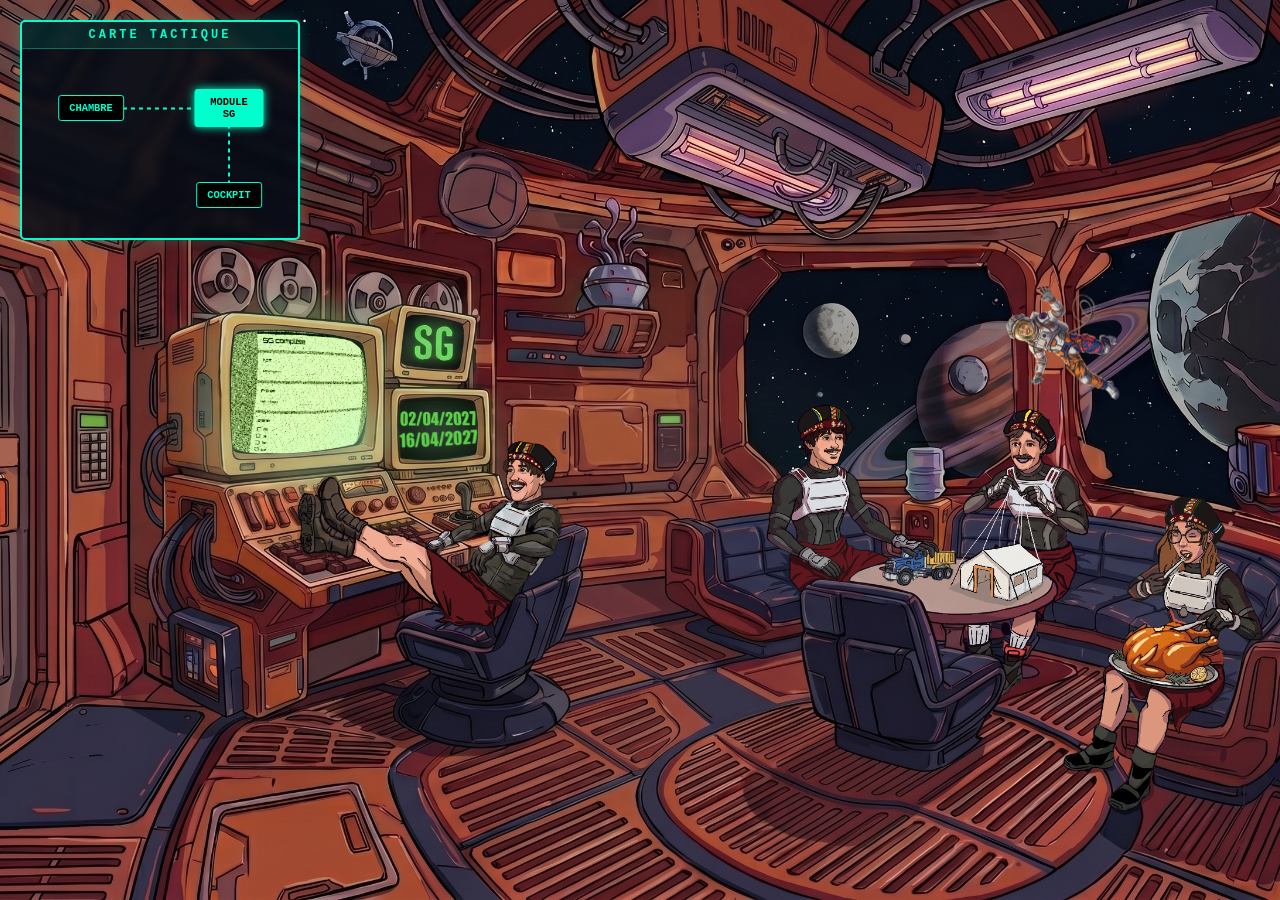
<file: index.html>
<!DOCTYPE html>
<html lang="fr">
<head>
    <meta charset="UTF-8">
    <meta name="viewport" content="width=device-width, initial-scale=1.0">
    <title>Station Spatiale - Système Intégré (BETA)</title>
    <link rel="stylesheet" href="style.css"> 
</head>
<body>
    
    <!-- NOUVEAU MENU MINIMAP -->
<div id="minimap-container">
    <div class="minimap-title">CARTE TACTIQUE</div>
    
    <svg id="minimap-lines" width="100%" height="100%">
        <line x1="25%" y1="40%" x2="75%" y2="40%" stroke="#00ffcc" stroke-width="2" stroke-dasharray="4,4" />
        <line x1="75%" y1="40%" x2="75%" y2="80%" stroke="#00ffcc" stroke-width="2" stroke-dasharray="4,4" />
    </svg>

    <button class="nav-btn-map" id="btn-chambre" data-target="chambre">CHAMBRE</button>
    <button class="nav-btn-map" id="btn-module-b" data-target="module-b">MODULE SG</button>
    <button class="nav-btn-map" id="btn-cockpit" data-target="cockpit">COCKPIT</button>
</div>

    <div id="app-wrapper"> 
        <div id="pin-container"> 

            <!-- CHAMBRE -->
            <section id="room-chambre" class="scene">
                <div class="layer">
                    <img src="images/chambre.png" alt="Chambre" class="bg-image">
                </div>
                <div class="construction-overlay">
                    <div class="construction-banner">🚧 EN TRAVAUX 🚧</div>
                </div>
            </section>

            <!-- MODULE B -->
            <section id="room-module-b" class="scene">
                <div id="module-b-arriere-plan" class="layer">
                    <!-- IMAGE DE FOND -->
                    <img src="images/module Bbis.png" alt="Intérieur avec équipage" class="bg-image">
                </div>
                
                <!-- HITBOXES INTERACTIVES ET FAISCEAUX LUMINEUX -->
                <div id="module-b-decors" class="layer" style="z-index: 20;">
                    <div id="decor-sg" title="Zone d'accès restreint"></div>
                    
                    <!-- Patxi (Image flottante avec son halo) -->
                    <div class="crew-wrapper" id="wrap-patxi">
                        <img src="images/patxi.png" alt="Patxi" class="crew-member" id="char-patxi" data-presentation="images/p-patxi.png">
                        <div class="light-beam"></div>
                    </div>

                    <!-- Mateo (Hitbox avec son halo) -->
                    <div class="crew-wrapper" id="wrap-mateo">
                        <div class="crew-member" id="char-mateo" data-presentation="images/p-mateo.png"></div>
                        <div class="light-beam"></div>
                    </div>

                    <!-- Louis -->
                    <div class="crew-wrapper" id="wrap-louis">
                        <div class="crew-member" id="char-louis" data-presentation="images/p-louis.png"></div>
                        <div class="light-beam"></div>
                    </div>

                    <!-- JB -->
                    <div class="crew-wrapper" id="wrap-jb">
                        <div class="crew-member" id="char-jb" data-presentation="images/p-jb.png"></div>
                        <div class="light-beam"></div>
                    </div>

                    <!-- Lila -->
                    <div class="crew-wrapper" id="wrap-lila">
                        <div class="crew-member" id="char-lila" data-presentation="images/p-lila.png"></div>
                        <div class="light-beam"></div>
                    </div>
                </div>
            </section> <!-- La balise en trop a été retirée juste au-dessus de cette ligne ! -->

            <!-- COCKPIT -->
            <section id="room-cockpit" class="scene">
                <div id="cockpit-arriere-plan" class="layer">
                    <img src="images/cockpit.png" alt="Vue du cockpit" class="bg-image">
                </div>
                <div class="construction-overlay">
                    <div class="construction-banner">🚧 EN TRAVAUX 🚧</div>
                </div>
            </section>
            
        </div> <!-- FIN DU PIN-CONTAINER -->
        
        <div id="hologram-transition"></div>
    </div> 

    <!-- L'Overlay Équipage avec GLITCH -->
    <div id="main-overlay" class="overlay">
        <div class="overlay-content">
            <span class="close-btn" id="close-crew">&times;</span>
            <div class="glitch-container" id="glitch-target">
                <div class="glitch__img"></div>
                <div class="glitch__img"></div>
                <div class="glitch__img"></div>
            </div>
            <p style="color: #00ffcc; letter-spacing: 2px;">-- TRANSMISSION EN COURS --</p>
        </div>
    </div>

    <!-- Autres overlays -->
    <div id="overlay-infos-menu" class="overlay">
        <div class="terminal-content">
            <span class="close-btn" id="close-infos">&times;</span>
            <div class="terminal-header">SYSTÈME CENTRAL</div>
            <div class="menu-container">
                <button class="terminal-btn" data-file="reglement.pdf">REGLEMENT</button>
                <button class="terminal-btn" data-file="adhesion.pdf">ADHESION</button>
                <button class="terminal-btn" data-file="pre-dossier.pdf">DOSS</button>
            </div>
        </div>
    </div>

    <div id="overlay-gallery" class="overlay">
        <div class="gallery-wrapper">
            <span class="close-btn" id="close-gallery">&times;</span>
            <div class="gallery-header">
                <h2 class="gallery-title">COMBARS</h2>
            </div>
            <div class="gallery-grid">
                <div class="combar-slot"><img src="images/tablar.png" alt="Tablar" class="combar-image"></div>
                <div class="combar-slot"><img src="images/limoges.png" alt="Limoges" class="combar-image"></div>
                <div class="combar-slot">Photo 3</div>
                <div class="combar-slot">Photo 4</div>
            </div>
        </div>
    </div>

    <div id="overlay-sg" class="overlay">
        <div class="terminal-content" style="width: 450px;">
            <span class="close-btn" id="close-sg">&times;</span>
            <div class="terminal-header" style="color: #cc00ff; border-color: #cc00ff;">PROTOCOLE SG</div>
            <div id="sg-auth-zone">
                <p style="color: #cc00ff;">CODE D'ACCÈS :</p>
                <input type="password" id="sg-pwd" class="terminal-input" placeholder="****">
                <button id="sg-submit" class="terminal-btn" style="margin-top: 20px; border-color: #cc00ff; color: #cc00ff;">VALIDER</button>
                <p id="sg-error" style="color: #ff4444; display: none; margin-top: 15px;">REFUSÉ</p>
                <button class="terminal-btn close-btn-internal" style="margin-top: 30px; border-color: #ff4444; color: #ff4444; width: 100%;">QUITTER</button>
            </div>
            <div id="sg-secret-zone" class="menu-container" style="display: none;">
                <button class="terminal-btn">COMPLETE</button>
                <button class="terminal-btn">DS</button>
                <button class="terminal-btn close-btn-internal" style="margin-top: 20px; border-color: #ff4444; color: #ff4444;">DÉCONNEXION</button>
            </div>
        </div>
    </div>

    <script src="https://cdnjs.cloudflare.com/ajax/libs/gsap/3.12.5/gsap.min.js"></script>
    <script src="script.js"></script> 
</body>
</html>
</file>
<file: style.css>
/* --- CONFIGURATION GÉNÉRALE --- */
* { box-sizing: border-box; }
body {
    margin: 0; padding: 0;
    font-family: 'Courier New', Courier, monospace;
    width: 100vw; height: 100vh;
    overflow: hidden; background: #000;
}
#app-wrapper { width: 100vw; height: 100vh; position: relative; overflow: hidden; }
#pin-container { position: absolute; top: 0; left: 0; width: 200vw; height: 200vh; }
.scene { position: absolute; width: 100vw; height: 100vh; overflow: hidden; }

#room-chambre { top: 0; left: 0; }
#room-module-b { top: 0; left: 100vw; }
#room-cockpit { top: 100vh; left: 100vw; z-index: 1; }
.layer { position: absolute; top: 0; left: 0; width: 100%; height: 100%; pointer-events: none; }
.bg-image { width: 100%; height: 100%; object-fit: cover; display: block; }

.construction-overlay {
    position: absolute; top: 0; left: 0; width: 100%; height: 100%;
    background: rgba(0, 0, 0, 0.7); display: flex; justify-content: center;
    align-items: center; z-index: 50; pointer-events: none; overflow: hidden;
}
.construction-banner {
    background: repeating-linear-gradient(45deg, #ffcc00, #ffcc00 20px, #000 20px, #000 40px); 
    color: white; font-size: 4rem; font-weight: bold; text-align: center;
    width: 120vw; padding: 20px 0; transform: rotate(-15deg);
    box-shadow: 0 10px 30px rgba(0,0,0,0.8); border-top: 5px solid #000;
    border-bottom: 5px solid #000; text-shadow: 4px 4px 10px rgba(0, 0, 0, 1);
    letter-spacing: 5px;
}

#decor-trailer, #decor-combar, #decor-infos, #decor-sg {
    position: absolute; cursor: pointer; z-index: 5; pointer-events: auto; background-color: transparent; 
}
#decor-sg { top: 25%; right: 60%; width: 20vh; height: 25vh; }

/* ========================================= */
/* WRAPPERS ET PERSONNAGES (NOUVEAU SYSTÈME) */
/* ========================================= */

.crew-wrapper {
    position: absolute;
    /* Sert de base pour la lumière et le personnage */
}

/* 1. L'image de Patxi garde ses proportions calées sur son wrapper */
img.crew-member {
    position: absolute;
    bottom: 0; left: 0;
    width: 100%; height: 100%;
    cursor: pointer;
    pointer-events: auto;
}

/* 2. Les hitboxes (div) s'agrandissent pour englober la zone du halo ! */
div.crew-member {
    position: absolute;
    bottom: 0;
    left: -30%;       /* Déborde à gauche comme le halo */
    width: 160%;      /* Même largeur que le halo */
    height: 140%;     /* Monte jusqu'en haut du halo */
    cursor: pointer;
    pointer-events: auto;
    transition: 0.3s;
}

#char-patxi {
    object-fit: contain; /* Permet à l'image de s'adapter sans se déformer */
}

/* Positionnement des Wrappers (inclut les futurs personnages) */
#wrap-yanisr { left: 22%; bottom: 8%;  height: 80vh; width: 15vw; z-index: 10; } 
#wrap-ln     { left: 45%; bottom: 35%; height: 20vh; width: 8vw; z-index: 5; }  
#wrap-jules  { left: 75%; bottom: 5%;  height: 40vh; width: 12vw; z-index: 15; } 
#wrap-patxi  { left: 78%; bottom: 50%; height: 23vh; width: 10vw; z-index: 10; } 
#wrap-mateo  { left: 57%; bottom: 15%; height: 30vh; width: 9vw; z-index: 15; } 
#wrap-louis  { left: 36%; bottom: 10%; height: 30vh; width: 13vw; z-index: 5; }  
#wrap-jb     { left: 70%; bottom: 15%; height: 30vh; width: 9vw; z-index: 10; } 
#wrap-lila   { left: 80%; bottom: 6%;  height: 30vh; width: 9vw; z-index: 8; }
#wrap-maite  { right: 88%; bottom: 15%; height: 28vh; width: 12vw; z-index: 10; } 
#wrap-capu   { right: 74%; bottom: 28%; height: 20vh; width: 8vw; z-index: 5; }  
#wrap-ad     { right: 60%; bottom: 10%; height: 32vh; width: 12vw; z-index: 12; } 
#wrap-yanis  { right: 46%; bottom: 35%; height: 18vh; width: 8vw; z-index: 4; }  
#wrap-louna  { right: 32%; bottom: 5%;  height: 38vh; width: 12vw; z-index: 15; } 
#wrap-lucas  { right: 18%; bottom: 20%; height: 25vh; width: 10vw; z-index: 8; } 
#wrap-antoine{ right: 4%;  bottom: 12%; height: 30vh; width: 15vw; z-index: 10; }

/* Hitboxes découpées sur mesure */
#char-yanisr { clip-path: inset(36% 26% 7% 43%); } 
#char-mateo  { clip-path: polygon(28% 0, 48% 0, 71% 84%, 38% 99%); } 
#char-louis  { clip-path: polygon(20% 0%, 80% 0%, 97% 73%, 0% 100%); }  
#char-jb     { clip-path: polygon(20% 0%, 80% 0%, 97% 73%, 0% 100%); } 
#char-lila   { clip-path: polygon(47% 4%, 70% 5%, 61% 96%, 35% 95%); }

/* === LE HALO DE LUMIÈRE (L'effet "Scanner") === */
.light-beam {
    position: absolute;
    bottom: 0;
    left: -30%;
    width: 160%;
    height: 140%; /* Commence 40% plus haut que le perso pour un effet de projection */
    
    /* Dégradé vert holographique */
    background: linear-gradient(to bottom, rgba(0, 255, 204, 0.45) 0%, rgba(0, 255, 204, 0.1) 60%, transparent 100%);
    
    /* Les pointillés à la source du faisceau */
    border-top: 5px dashed #00ffcc;
    
    /* Forme en cône élargi vers le bas */
    clip-path: polygon(35% 0%, 65% 0%, 100% 100%, 0% 100%);
    
    opacity: 0;
    pointer-events: none; /* Ne bloque pas le clic */
    transition: opacity 0.3s ease;
    z-index: 10; /* Illumine PAR-DESSUS le personnage */
}

/* 
  Magie du :has() -> La lumière ne s'allume QUE 
  si on survole précisément le .crew-member (la hitbox découpée) 
*/
.crew-wrapper:has(.crew-member:hover) .light-beam {
    opacity: 1;
    animation: beam-flicker 2s infinite alternate;
}

/* Lueur pulsante quand allumé */
@keyframes beam-flicker {
    0%   { opacity: 0.3; filter: drop-shadow(0 0 5px #00ffcc); }
    100% { opacity: 0.6; filter: drop-shadow(0 0 10px #00ffcc); }
}

/* --- OVERLAYS --- */
.overlay {
    position: fixed; top: 0; left: 0; width: 100%; height: 100%;
    background: rgba(0, 0, 0, 0.9); display: flex;
    justify-content: center; align-items: center; z-index: 2000;
    opacity: 0; visibility: hidden;
}
.overlay-content {
    background: #000a14; border: 2px solid #00ffcc; padding: 20px;
    border-radius: 5px; text-align: center; width: fit-content; 
    max-width: 95vw; max-height: 95vh; display: flex;
    flex-direction: column; align-items: center; position: relative; 
}

/* --- EFFET GLITCH --- */
.glitch-container {
    position: relative; width: 35vw; max-width: 1000px; 
    height: 75vh; overflow: hidden; margin-bottom: 15px; background: #000; 
}
.glitch__img {
    position: absolute; top: 0; left: 0; width: 100%; height: 100%;
    background-size: contain; background-position: center;
    background-repeat: no-repeat; opacity: 0; border: 2px solid #00ffcc;
    box-shadow: inset 0 0 15px rgba(0, 255, 204, 0.2);
}
.glitch-active .glitch__img:nth-child(1),
.glitch-active .glitch__img:nth-child(2),
.glitch-active .glitch__img:nth-child(3) { opacity: 1; }

.glitch-active .glitch__img:nth-child(2) {
    transform: translate3d(-5px, 0, 0); background-color: rgba(0, 255, 204, 0.3); 
    background-blend-mode: color-burn; mix-blend-mode: screen; 
    animation: glitch-anim-1 0.4s infinite linear alternate-reverse;
}
.glitch-active .glitch__img:nth-child(3) {
    transform: translate3d(5px, 0, 0); background-color: rgba(204, 0, 255, 0.3); 
    background-blend-mode: color-burn; mix-blend-mode: screen; 
    animation: glitch-anim-2 0.4s infinite linear alternate-reverse;
}
@keyframes glitch-anim-1 {
    0% { clip-path: polygon(0 2%, 100% 2%, 100% 5%, 0 5%); }
    10% { clip-path: polygon(0 15%, 100% 15%, 100% 15%, 0 15%); }
    20% { clip-path: polygon(0 10%, 100% 10%, 100% 20%, 0 20%); }
    50% { clip-path: polygon(0 50%, 100% 50%, 100% 55%, 0 55%); }
    100% { clip-path: polygon(0 80%, 100% 80%, 100% 100%, 0 100%); }
}
@keyframes glitch-anim-2 {
    0% { clip-path: polygon(0 0, 100% 0, 100% 30%, 0 30%); }
    15% { clip-path: polygon(0 60%, 100% 60%, 100% 65%, 0 65%); }
    40% { clip-path: polygon(0 20%, 100% 20%, 100% 25%, 0 25%); }
    100% { clip-path: polygon(0 40%, 100% 40%, 100% 80%, 0 80%); }
}

/* --- AUTRES MENUS --- */
.gallery-wrapper {
    width: 70vw; max-width: 800px; height: 65vh;
    background: #000a14; border: 2px solid #ffaa00; padding: 20px; 
    position: relative; display: flex; flex-direction: column;
}
.gallery-header { border-bottom: 2px solid #ffaa00; margin-bottom: 20px; padding-bottom: 10px; }
.gallery-title { margin: 0; color: #ffaa00; letter-spacing: 8px; font-size: 1.8rem; text-align: center; }
.gallery-grid {
    display: grid; grid-template-columns: repeat(auto-fill, minmax(140px, 1fr));
    gap: 15px; overflow-y: auto; padding: 10px; flex-grow: 1;
}
.combar-slot {
    aspect-ratio: 1/1; background: rgba(255, 170, 0, 0.1);
    border: 1px dashed #ffaa00; border-radius: 4px; display: flex; align-items: center; justify-content: center;
    color: #ffaa00; font-size: 0.8rem; transition: 0.3s; overflow: hidden; 
}
.combar-slot:hover { background: rgba(255, 170, 0, 0.3); transform: scale(1.05); }
.combar-image { width: 100%; height: 100%; object-fit: cover; display: block; }
.gallery-grid::-webkit-scrollbar { width: 6px; }
.gallery-grid::-webkit-scrollbar-thumb { background: #ffaa00; border-radius: 10px; }

/* TERMINAL & BOUTONS */
.terminal-content { width: 500px; padding: 40px 20px; border: 2px solid #00ffcc; background: #000a14; position: relative; }
.terminal-header { border-bottom: 1px solid #00ffcc; padding-bottom: 10px; margin-bottom: 20px; color: #00ffcc; }
.terminal-btn {
    width: 100%; background: transparent; border: 1px solid #00ffcc; color: #00ffcc;
    padding: 12px; margin-bottom: 10px; cursor: pointer; transition: 0.3s;
}
.terminal-btn:hover { background: #00ffcc; color: #000; }
.close-btn {
    position: absolute; top: -15px; right: -15px; background: #ff4444; color: white; width: 35px; height: 35px;
    border-radius: 50%; display: flex; justify-content: center; align-items: center;
    font-size: 20px; font-weight: bold; cursor: pointer; border: 2px solid white; z-index: 100;
}
.terminal-input {
    background: #000; border: 1px solid #cc00ff; color: #cc00ff;
    padding: 10px; font-family: inherit; width: 100%; text-align: center; margin-bottom: 10px;
}

/* --- TRANSITION HOLOGRAPHIQUE --- */
#hologram-transition {
    position: absolute;
    inset: 0;
    z-index: 1500;
    pointer-events: none;
    opacity: 0;
    visibility: hidden;
    mix-blend-mode: screen;
}

.holo-active {
    visibility: visible !important;
    animation: holo-flash 0.4s steps(5) forwards;
}

@keyframes holo-flash {
    0% { opacity: 0; background: rgba(0, 255, 204, 0.8); }
    20% { opacity: 1; background: rgba(204, 0, 255, 0.9); clip-path: polygon(0 15%, 100% 15%, 100% 30%, 0 30%); }
    40% { opacity: 0.5; background: #fff; clip-path: polygon(0 70%, 100% 70%, 100% 80%, 0 80%); }
    60% { opacity: 1; background: rgba(0, 255, 204, 1); clip-path: polygon(0 0, 100% 0, 100% 100%, 0 100%); filter: invert(1); }
    80% { opacity: 0.8; background: #000; clip-path: polygon(0 40%, 100% 40%, 100% 50%, 0 50%); filter: invert(0); }
    100% { opacity: 0; background: transparent; clip-path: none; visibility: hidden; }
}

/* --- MENU CARTE TACTIQUE (MINIMAP) --- */
#minimap-container {
    position: fixed; top: 20px; left: 20px; width: 280px; height: 220px;
    background: rgba(0, 10, 20, 0.85); border: 2px solid #00ffcc;
    border-radius: 5px; z-index: 1000; box-shadow: 0 0 15px rgba(0, 255, 204, 0.2);
    backdrop-filter: blur(4px); 
}
.minimap-title {
    color: #00ffcc; text-align: center; font-size: 0.75rem; letter-spacing: 3px;
    padding: 6px; border-bottom: 1px solid #00ffcc55;
    background: rgba(0, 255, 204, 0.1); font-weight: bold;
}
#minimap-lines { position: absolute; top: 0; left: 0; pointer-events: none; }
.nav-btn-map {
    position: absolute; background: #000; border: 1px solid #00ffcc;
    color: #00ffcc; padding: 6px 10px; cursor: pointer; font-family: inherit;
    font-weight: bold; font-size: 0.65rem; border-radius: 3px;
    transition: all 0.3s ease; transform: translate(-50%, -50%); 
}
.nav-btn-map:hover, .nav-btn-map.active { background: #00ffcc; color: #000; box-shadow: 0 0 10px #00ffcc; }
#btn-chambre  { top: 40%; left: 25%; }
#btn-module-b { top: 40%; left: 75%; }
#btn-cockpit  { top: 80%; left: 75%; }
</file>
